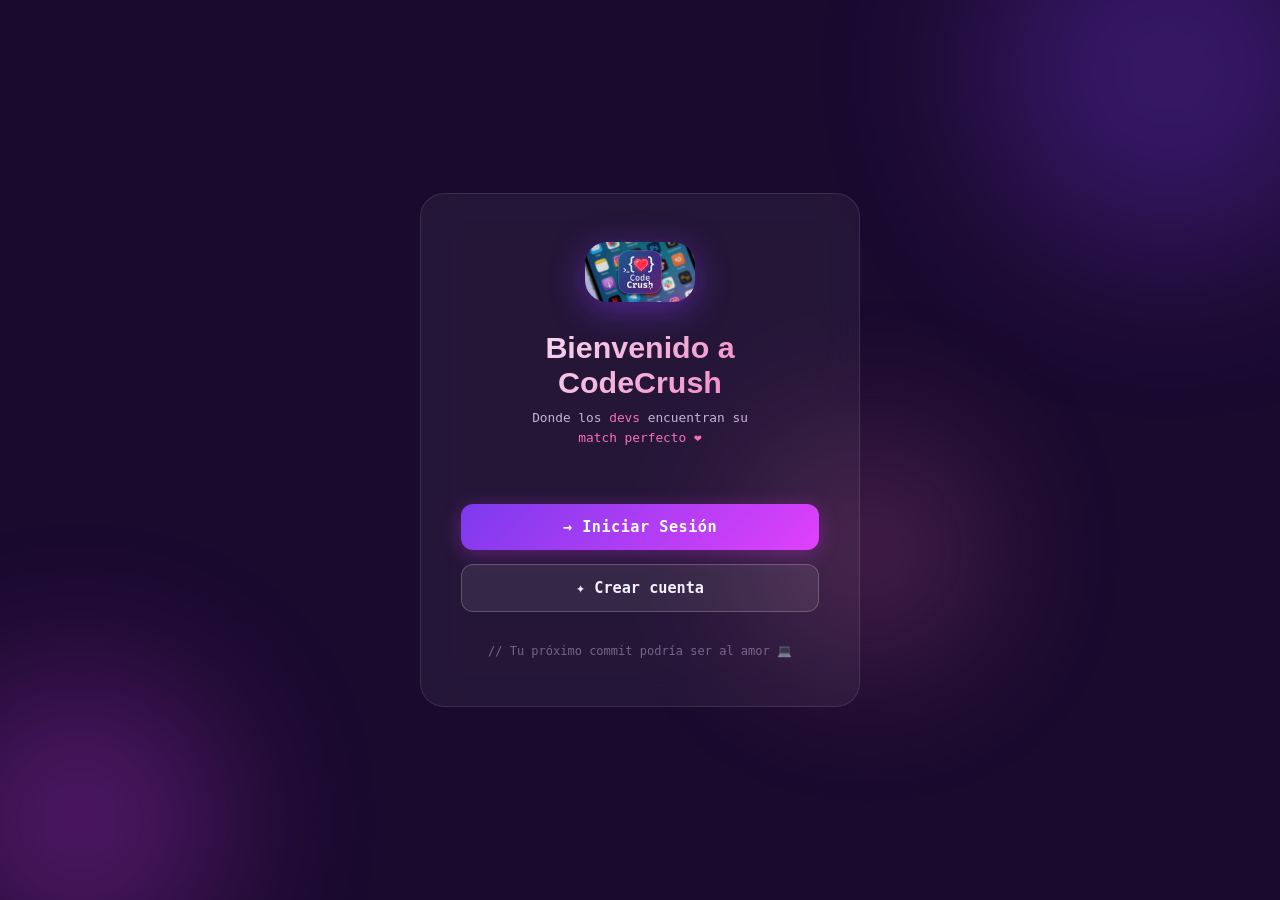
<file: src/main/java/com/example/FontEnd/index.html>
<!DOCTYPE html>
<html lang="es">
<head>
    <meta charset="UTF-8">
    <meta name="viewport" content="width=device-width, initial-scale=1.0">
    <title>CodeCrush – Encuentra tu match en código</title>
    <link rel="stylesheet" href="style.css">
</head>
<body>
 
    <div class="bg-blobs">
        <div class="blob blob-1"></div>
        <div class="blob blob-2"></div>
        <div class="blob blob-3"></div>
    </div>
 
    <div class="card index-card">
        <img src="LogoCodeCrush.jpeg" alt="Logo CodeCrush" class="logo">
 
        <h1>Bienvenido a<br>CodeCrush</h1>
 
        <p class="subtitle">
            Donde los <span>devs</span> encuentran su<br>
            <span>match perfecto</span> <span class="heart">❤️</span>
        </p>
 
        <div class="btn-group">
            <a href="login.html" class="btn-primary">→ Iniciar Sesión</a>
            <a href="Registrer.html" class="btn-secondary">✦ Crear cuenta</a>
        </div>
 
        <p class="index-footer">// Tu próximo commit podría ser al amor 💻</p>
    </div>
 
</body>
</html>
</file>
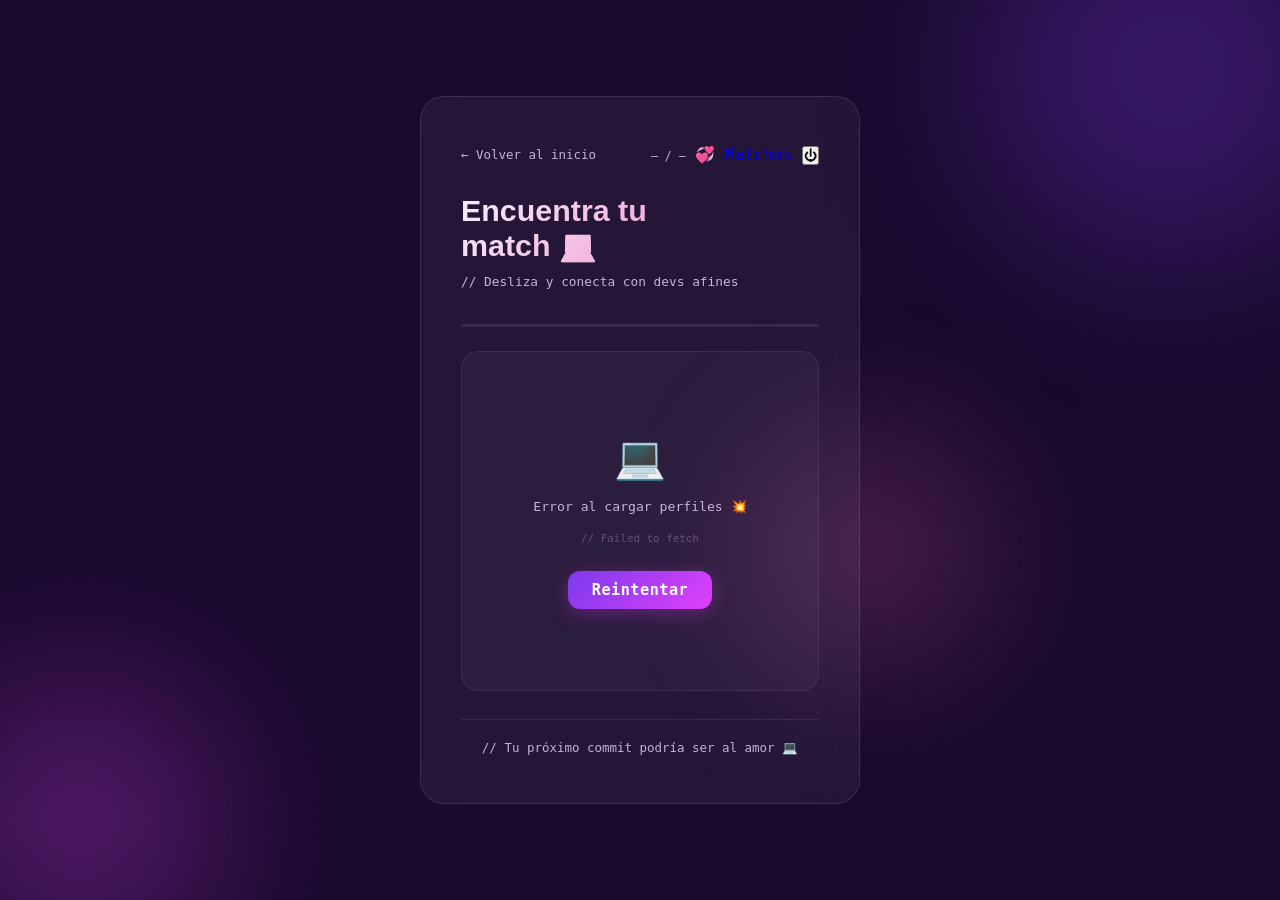
<file: src/main/java/com/example/FontEnd/Dashboard.html>
<!--<!DOCTYPE html>
<html lang="es">
<head>
    <meta charset="UTF-8">
    <meta name="viewport" content="width=device-width, initial-scale=1.0">
    <title>CodeCrush – Perfiles</title>
    <link rel="stylesheet" href="style.css">
    <link rel="stylesheet" href="DashboardStyle.css">
</head>
<body>
 
    <div class="bg-blobs">
        <div class="blob blob-1"></div>
        <div class="blob blob-2"></div>
        <div class="blob blob-3"></div>
    </div>
 
    <div class="card perfiles-card">
 
        <div class="perfiles-header">
            <a href="index.html" class="back-link">← Volver al inicio</a>
            <span id="counter" class="perfiles-counter">– / –</span>
        </div>
 
        <h1>Encuentra tu<br>match 💻</h1>
        <p class="subtitle">// Desliza y conecta con devs afines</p>
 
        <div class="progress-bar">
            <div class="progress-fill" id="progressFill" style="width:0%"></div>
        </div>
 
        <div id="mainArea">
            <div class="state-box">
                <div class="spinner"></div>
                <p>Cargando perfiles...</p>
            </div>
        </div>
 
        <div class="action-btns" id="actionBtns" style="display:none">
            <button class="btn-action btn-nope"  onclick="swipeCard('left')"  title="Pasar">✕</button>
            <button class="btn-action btn-like"  onclick="swipeCard('right')" title="Like">❤️</button>
            <button class="btn-action btn-skip"  onclick="swipeCard('up')"   title="Saltar">↺</button>
        </div>
 
        <hr class="divider">
 
        <p class="footer-text">// Tu próximo commit podría ser al amor 💻</p>
 
    </div>
 
    <div class="toast" id="toast"></div>
 
    <script src="Dashboardfuncion.js"></script>
 
</body>
</html>-->
<!DOCTYPE html>
<html lang="es">
<head>
    <meta charset="UTF-8">
    <meta name="viewport" content="width=device-width, initial-scale=1.0">
    <title>CodeCrush – Perfiles</title>
    <link rel="stylesheet" href="style.css">
    <link rel="stylesheet" href="DashboardStyle.css">
</head>
<body>
 
    <div class="bg-blobs">
        <div class="blob blob-1"></div>
        <div class="blob blob-2"></div>
        <div class="blob blob-3"></div>
    </div>
 
    <div class="card perfiles-card">
 
        <div class="perfiles-header">
            <a href="index.html" class="back-link">← Volver al inicio</a>
            <div class="header-actions">
                <span id="counter" class="perfiles-counter">– / –</span>
                <a href="Maches.html" class="btn-header btn-matches" title="Mis matches">💞 Matches</a>
                <button class="btn-header btn-logout" onclick="cerrarSesion()" title="Cerrar sesión">⏻</button>
            </div>
        </div>
 
        <h1>Encuentra tu<br>match 💻</h1>
        <p class="subtitle">// Desliza y conecta con devs afines</p>
 
        <div class="progress-bar">
            <div class="progress-fill" id="progressFill" style="width:0%"></div>
        </div>
 
        <div id="mainArea">
            <div class="state-box">
                <div class="spinner"></div>
                <p>Cargando perfiles...</p>
            </div>
        </div>
 
        <div class="action-btns" id="actionBtns" style="display:none">
            <button class="btn-action btn-nope"  onclick="swipeCard('left')"  title="Pasar">✕</button>
            <button class="btn-action btn-like"  onclick="swipeCard('right')" title="Like">❤️</button>
            <button class="btn-action btn-skip"  onclick="swipeCard('up')"   title="Saltar">↺</button>
        </div>
 
        <hr class="divider">
 
        <p class="footer-text">// Tu próximo commit podría ser al amor 💻</p>
 
    </div>
 
    <div class="toast" id="toast"></div>
 
    <script src="Dashboardfuncion.js"></script>
    <script>
        function cerrarSesion() {
            sessionStorage.clear();
            window.location.href = 'login.html';
        }
    </script>
 
</body>
</html>
</file>
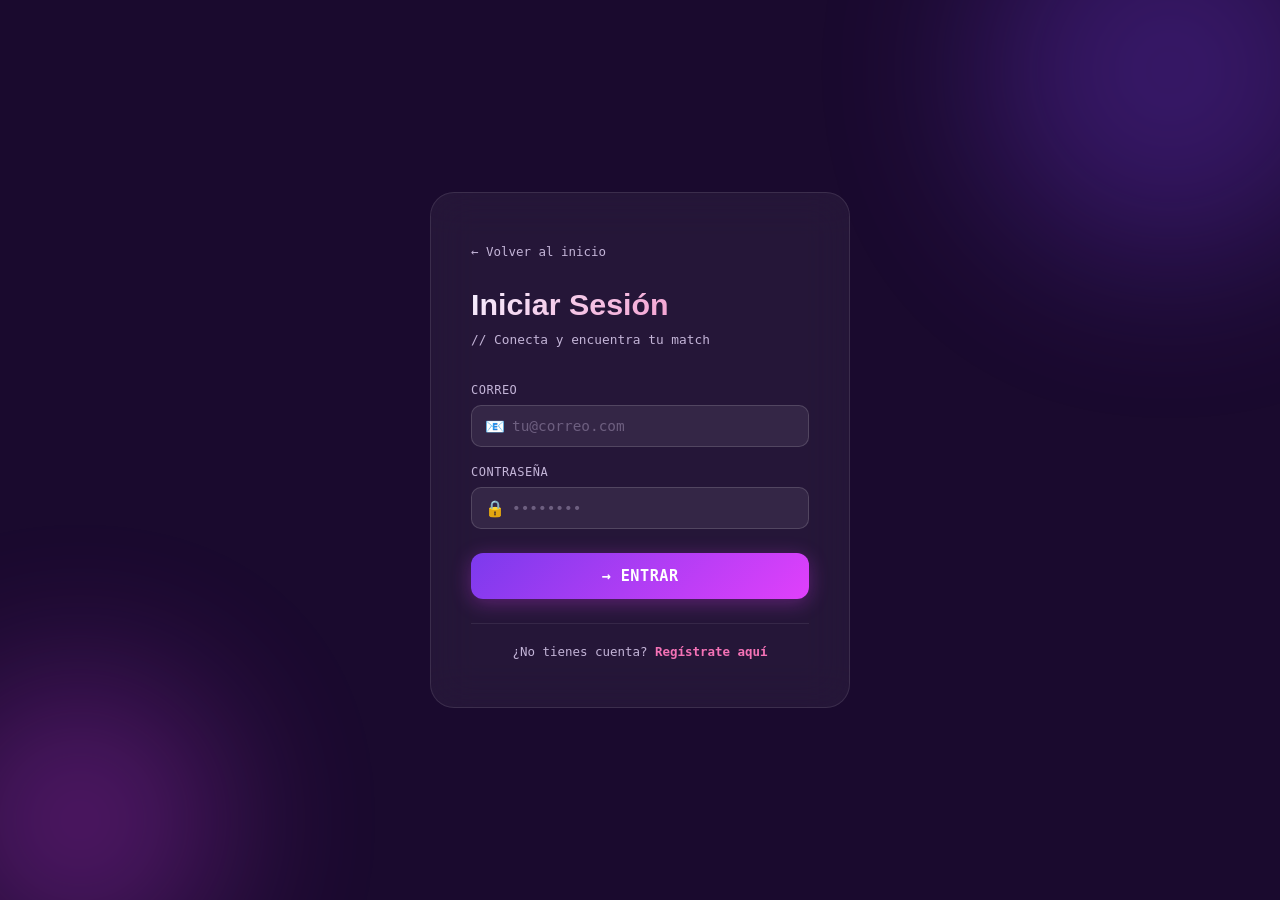
<file: src/main/java/com/example/FontEnd/login.html>
<!DOCTYPE html>
<html lang="es">
<head>
    <meta charset="UTF-8">
    <meta name="viewport" content="width=device-width, initial-scale=1.0">
    <title>CodeCrush – Iniciar Sesión</title>
    <link rel="stylesheet" href="style.css">
</head>
<body>
 
    <div class="bg-blobs">
        <div class="blob blob-1"></div>
        <div class="blob blob-2"></div>
    </div>
 
    <div class="card">
 
        <a href="index.html" class="back-link">← Volver al inicio</a>
 
        <h1>Iniciar Sesión</h1>
        <p class="subtitle">// Conecta y encuentra tu match</p>
 
        <form id="formLogin" action="" method="post">
 
            <div class="field">
                <label for="usuario">CORREO</label>
                    <div class="input-wrap">
                        <span class="input-icon">📧</span>
                        <input type="email" id="usuario" name="usuario" 
                            placeholder="tu@correo.com" required>
                    </div>
            </div>
 
            <div class="field">
                <label for="password">CONTRASEÑA</label>
                <div class="input-wrap">
                    <span class="input-icon">🔒</span>
                    <input type="password" id="password" name="password" placeholder="••••••••" required>
                </div>
            </div>
 
            <button type="submit" class="btn-primary">→ ENTRAR</button>
 
        </form>
 
        <hr class="divider">
 
        <p class="footer-text">
            ¿No tienes cuenta? <a href="Registrer.html">Regístrate aquí</a>
        </p>
        
         <script src="Formlogin.js"></script>
    </div>
 
</body>
</html>
</file>
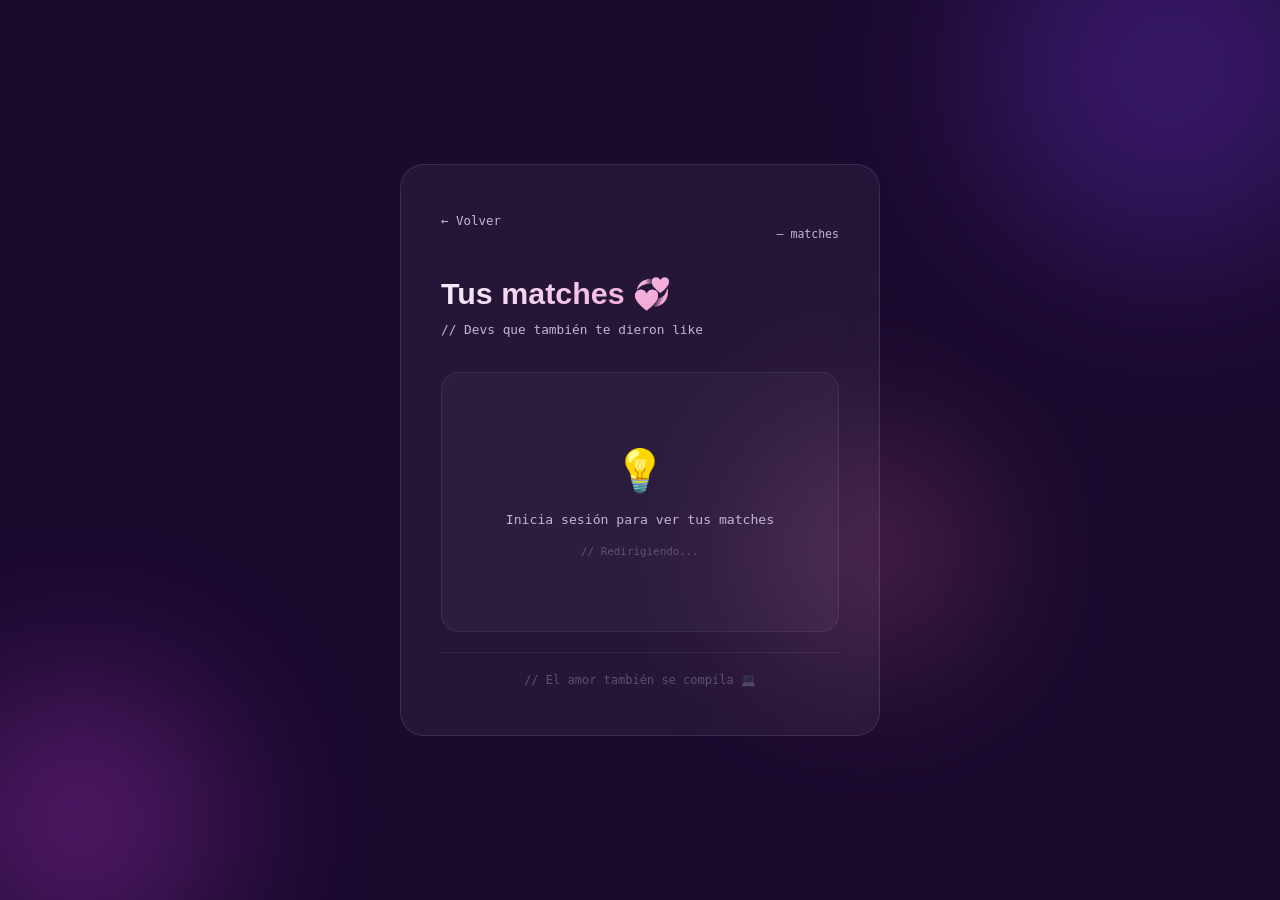
<file: src/main/java/com/example/FontEnd/Maches.html>
<!DOCTYPE html>
<html lang="es">
<head>
    <meta charset="UTF-8">
    <meta name="viewport" content="width=device-width, initial-scale=1.0">
    <title>CodeCrush – Mis Matches</title>
    <link rel="stylesheet" href="style.css">
    <link rel="stylesheet" href="MatchesStyle.css">
</head>
<body>
 
    <div class="bg-blobs">
        <div class="blob blob-1"></div>
        <div class="blob blob-2"></div>
        <div class="blob blob-3"></div>
    </div>
 
    <div class="card matches-card">
 
        <div class="matches-header">
            <a href="Dashboard.html" class="back-link">← Volver</a>
            <span id="matchCount" class="matches-counter">– matches</span>
        </div>
 
        <h1>Tus matches 💞</h1>
        <p class="subtitle">// Devs que también te dieron like</p>
 
        <div id="matchesArea">
            <div class="state-box">
                <div class="spinner"></div>
                <p>Cargando matches...</p>
            </div>
        </div>
 
        <hr class="divider">
        <p class="footer-text">// El amor también se compila 💻</p>
 
    </div>
 
    <script src="Machesfuncion.js"></script>
</body>
</html>
</file>
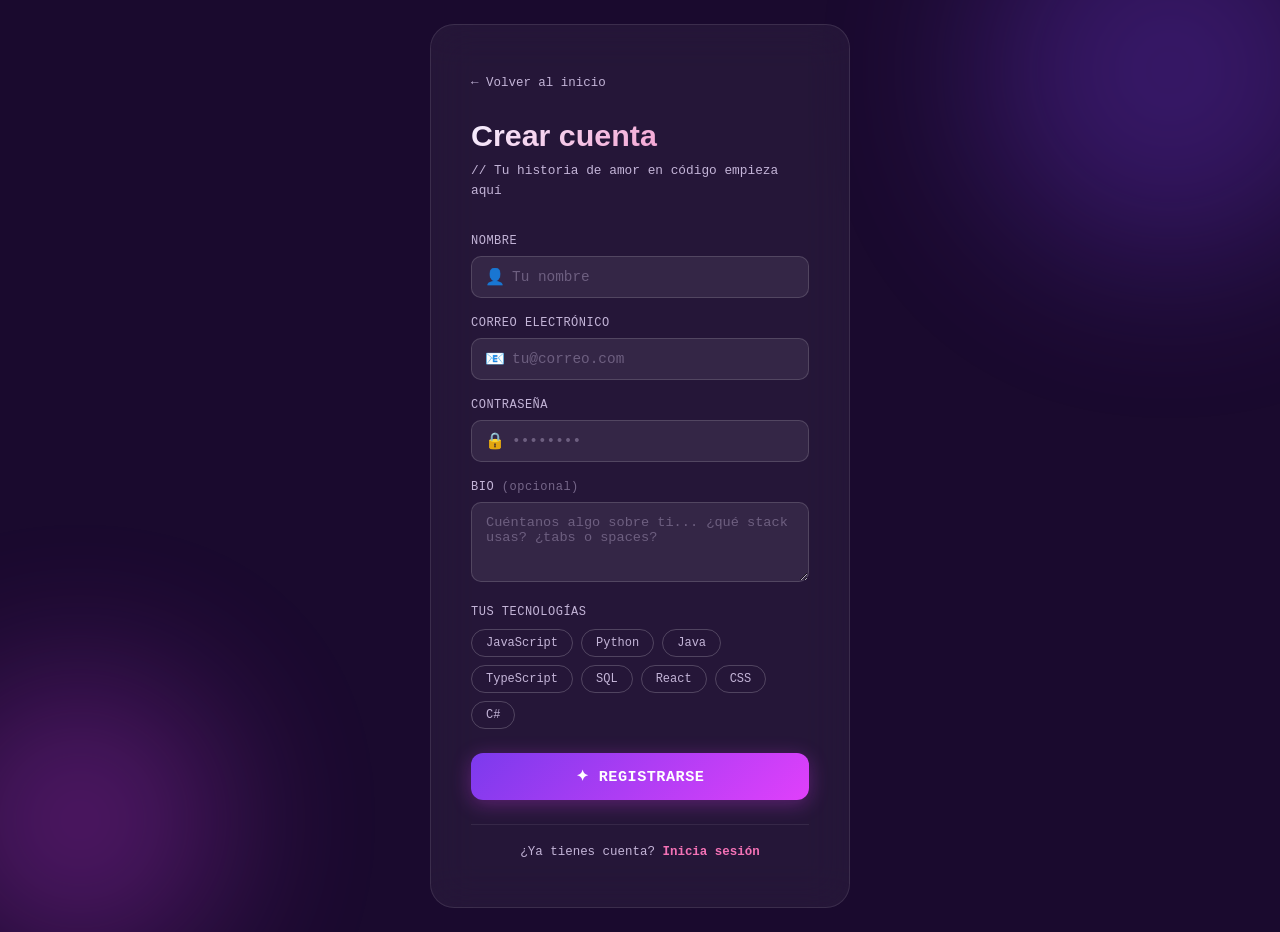
<file: src/main/java/com/example/FontEnd/Registrer.html>
<!DOCTYPE html>
<html lang="es">
<head>
    <meta charset="UTF-8">
    <meta name="viewport" content="width=device-width, initial-scale=1.0">
    <title>CodeCrush – Registro</title>
    <link rel="stylesheet" href="style.css">
</head>
<body>
 
    <div class="bg-blobs">
        <div class="blob blob-1"></div>
        <div class="blob blob-2"></div>
    </div>
 
    <div class="card">
 
        <a href="index.html" class="back-link">← Volver al inicio</a>
 
        <h1>Crear cuenta</h1>
        <p class="subtitle">// Tu historia de amor en código empieza aquí</p>
 
        <form id="FormRegistrer" action="#" method="POST">
 
            <div class="field">
                <label for="nombre">NOMBRE</label>
                <div class="input-wrap">
                    <span class="input-icon">👤</span>
                    <input type="text" id="nombre" name="nombre" placeholder="Tu nombre" required>
                </div>
            </div>
 
            <div class="field">
                <label for="correo">CORREO ELECTRÓNICO</label>
                <div class="input-wrap">
                    <span class="input-icon">📧</span>
                    <input type="email" id="correo" name="correo" placeholder="tu@correo.com" required>
                </div>
            </div>
 
            <div class="field">
                <label for="password">CONTRASEÑA</label>
                <div class="input-wrap">
                    <span class="input-icon">🔒</span>
                    <input type="password" id="password" name="password" placeholder="••••••••" required>
                </div>
            </div>
 
            <div class="field">
                <label for="bio">BIO <span style="opacity:0.5;">(opcional)</span></label>
                <textarea id="bio" name="bio" placeholder="Cuéntanos algo sobre ti... ¿qué stack usas? ¿tabs o spaces?"></textarea>
            </div>
 
            <span class="chips-label">TUS TECNOLOGÍAS</span>
            <div class="chips">
                <input type="checkbox" id="js"     name="techs" value="js">     <label for="js">JavaScript</label>
                <input type="checkbox" id="py"     name="techs" value="py">     <label for="py">Python</label>
                <input type="checkbox" id="java"   name="techs" value="java">   <label for="java">Java</label>
                <input type="checkbox" id="ts"     name="techs" value="ts">     <label for="ts">TypeScript</label>
                <input type="checkbox" id="sql"    name="techs" value="sql">    <label for="sql">SQL</label>
                <input type="checkbox" id="react"  name="techs" value="react">  <label for="react">React</label>
                <input type="checkbox" id="css"    name="techs" value="css">    <label for="css">CSS</label>
                <input type="checkbox" id="csharp" name="techs" value="csharp"> <label for="csharp">C#</label>
            </div>
 
            <button type="submit" class="btn-primary">✦ REGISTRARSE</button>
 
        </form>
 
        <hr class="divider">
 
        <p class="footer-text">
            ¿Ya tienes cuenta? <a href="login.html">Inicia sesión</a>
        </p>
    </div>
    <script src="Formregistrer.js"></script>
</body>
</html>
</file>
<file: src/main/java/com/example/FontEnd/style.css>
:root {
    --purple-dark:   #1a0a2e;
    --purple-accent: #7c3aed;
    --pink:          #e040fb;
    --pink-soft:     #f472b6;
    --white:         #f5f0ff;
    --gray:          #c4b5d8;
}
 

* { margin: 0; padding: 0; box-sizing: border-box; }
 

body {
    font-family: 'Space Mono', monospace;
    background-color: var(--purple-dark);
    color: var(--white);
    min-height: 100vh;
    display: flex;
    align-items: center;
    justify-content: center;
    padding: 24px;
    position: relative;
    overflow: hidden;
}

.bg-blobs {
    position: fixed;
    inset: 0;
    z-index: 0;
    pointer-events: none;
}
 
.blob {
    position: absolute;
    border-radius: 50%;
    filter: blur(85px);
    opacity: 0.3;
    animation: float 9s ease-in-out infinite;
}
 
.blob-1 { width: 380px; height: 380px; background: var(--purple-accent); top: -120px; right: -80px; animation-delay: 0s; }
.blob-2 { width: 280px; height: 280px; background: var(--pink);          bottom: -60px; left: -60px; animation-delay: 3s; }
.blob-3 { width: 200px; height: 200px; background: var(--pink-soft);     top: 50%; left: 60%;       animation-delay: 5s; }
 
@keyframes float {
    0%, 100% { transform: translateY(0) scale(1); }
    50%       { transform: translateY(-25px) scale(1.04); }
}
 

.card {
    position: relative;
    z-index: 1;
    background: rgba(255, 255, 255, 0.05);
    backdrop-filter: blur(20px);
    border: 1px solid rgba(255, 255, 255, 0.1);
    border-radius: 24px;
    padding: 48px 40px;
    width: 100%;
    max-width: 420px;
    animation: slideUp 0.6s ease both;
}
 
@keyframes slideUp {
    from { opacity: 0; transform: translateY(30px); }
    to   { opacity: 1; transform: translateY(0); }
}
 

h1 {
    font-family: 'Syne', sans-serif;
    font-size: 1.9rem;
    font-weight: 800;
    background: linear-gradient(135deg, var(--white), var(--pink-soft));
    -webkit-background-clip: text;
    -webkit-text-fill-color: transparent;
    background-clip: text;
    margin-bottom: 8px;
}
 
.subtitle {
    color: var(--gray);
    font-size: 0.8rem;
    margin-bottom: 32px;
    line-height: 1.6;
}
 
.subtitle span { color: var(--pink-soft); }
 

.field { margin-bottom: 18px; }
 
label {
    display: block;
    font-size: 0.75rem;
    color: var(--gray);
    margin-bottom: 8px;
    letter-spacing: 0.5px;
}
 
.input-wrap { position: relative; }
 
.input-icon {
    position: absolute;
    left: 14px;
    top: 50%;
    transform: translateY(-50%);
    font-size: 1rem;
    pointer-events: none;
}
 
input[type="text"],
input[type="email"],
input[type="password"] {
    width: 100%;
    padding: 12px 14px 12px 40px;
    background: rgba(255, 255, 255, 0.07);
    border: 1px solid rgba(255, 255, 255, 0.15);
    border-radius: 10px;
    color: var(--white);
    font-family: 'Space Mono', monospace;
    font-size: 0.9rem;
    transition: border-color 0.2s, background 0.2s;
    outline: none;
}
 
input::placeholder { color: rgba(196, 181, 216, 0.4); }
 
input:focus {
    border-color: var(--purple-accent);
    background: rgba(124, 58, 237, 0.1);
}
 
textarea {
    width: 100%;
    padding: 12px 14px;
    background: rgba(255, 255, 255, 0.07);
    border: 1px solid rgba(255, 255, 255, 0.15);
    border-radius: 10px;
    color: var(--white);
    font-family: 'Space Mono', monospace;
    font-size: 0.85rem;
    resize: vertical;
    min-height: 80px;
    transition: border-color 0.2s, background 0.2s;
    outline: none;
}
 
textarea::placeholder { color: rgba(196, 181, 216, 0.4); }
 
textarea:focus {
    border-color: var(--pink);
    background: rgba(224, 64, 251, 0.08);
}

.btn-primary {
    display: block;
    width: 100%;
    padding: 14px;
    margin-top: 24px;
    background: linear-gradient(135deg, var(--purple-accent), var(--pink));
    color: #fff;
    border: none;
    border-radius: 12px;
    font-family: 'Space Mono', monospace;
    font-size: 0.95rem;
    font-weight: 700;
    cursor: pointer;
    letter-spacing: 0.5px;
    text-decoration: none;
    text-align: center;
    box-shadow: 0 4px 20px rgba(224, 64, 251, 0.3);
    transition: transform 0.2s, box-shadow 0.2s;
}
 
.btn-primary:hover {
    transform: translateY(-2px);
    box-shadow: 0 8px 28px rgba(224, 64, 251, 0.5);
}
 
.btn-secondary {
    display: block;
    width: 100%;
    padding: 14px;
    margin-top: 0;
    background: rgba(255, 255, 255, 0.08);
    color: var(--white);
    border: 1px solid rgba(255, 255, 255, 0.2);
    border-radius: 12px;
    font-family: 'Space Mono', monospace;
    font-size: 0.95rem;
    font-weight: 700;
    cursor: pointer;
    text-decoration: none;
    text-align: center;
    transition: background 0.2s, transform 0.2s;
}
 
.btn-secondary:hover {
    background: rgba(255, 255, 255, 0.14);
    transform: translateY(-2px);
}
 

.back-link {
    display: inline-flex;
    align-items: center;
    gap: 6px;
    color: var(--gray);
    text-decoration: none;
    font-size: 0.78rem;
    margin-bottom: 28px;
    transition: color 0.2s;
}
 
.back-link:hover { color: var(--white); }
 

.divider {
    border: none;
    border-top: 1px solid rgba(255, 255, 255, 0.08);
    margin: 24px 0 0;
}
 

.footer-text {
    text-align: center;
    font-size: 0.78rem;
    color: var(--gray);
    margin-top: 20px;
}
 
.footer-text a {
    color: var(--pink-soft);
    text-decoration: none;
    font-weight: 700;
}
 
.footer-text a:hover { text-decoration: underline; }
 

.chips-label {
    display: block;
    font-size: 0.75rem;
    color: var(--gray);
    margin-bottom: 10px;
    letter-spacing: 0.5px;
}
 
.chips {
    display: flex;
    flex-wrap: wrap;
    gap: 8px;
    margin-bottom: 18px;
}
 
.chips input[type="checkbox"] { display: none; }
 
.chips label {
    display: inline-block;
    padding: 6px 14px;
    border-radius: 999px;
    border: 1px solid rgba(255, 255, 255, 0.2);
    font-size: 0.75rem;
    color: var(--gray);
    cursor: pointer;
    transition: all 0.2s;
    margin: 0;
    letter-spacing: 0;
}
 
.chips input[type="checkbox"]:checked + label {
    background: linear-gradient(135deg, var(--purple-accent), var(--pink));
    border-color: transparent;
    color: #fff;
}
 
.chips label:hover {
    border-color: var(--pink-soft);
    color: var(--white);
}
 
.logo {
    width: 110px;
    border-radius: 22px;
    margin-bottom: 24px;
    box-shadow: 0 8px 32px rgba(124, 58, 237, 0.5);
}
 
.btn-group {
    display: flex;
    flex-direction: column;
    gap: 14px;
}
 
.heart {
    display: inline-block;
    animation: pulse 1.2s ease-in-out infinite;
}
 
@keyframes pulse {
    0%, 100% { transform: scale(1); }
    50%       { transform: scale(1.3); }
}
 
.index-card {
    text-align: center;
    max-width: 440px;
}
 
.index-footer {
    margin-top: 32px;
    font-size: 0.75rem;
    color: rgba(196, 181, 216, 0.5);
}
</file>
<file: src/main/java/com/example/FontEnd/DashboardStyle.css>
/*.perfiles-card {
    max-width: 440px;
}
 
.perfiles-header {
    display: flex;
    justify-content: space-between;
    align-items: center;
    margin-bottom: 28px;
}
 
.perfiles-header .back-link {
    margin-bottom: 0;
}
 
.perfiles-counter {
    font-size: 0.72rem;
    color: var(--gray);
}
 

 
.progress-bar {
    width: 100%;
    height: 3px;
    background: rgba(255, 255, 255, 0.08);
    border-radius: 999px;
    overflow: hidden;
    margin-bottom: 24px;
}
 
.progress-fill {
    height: 100%;
    background: linear-gradient(90deg, var(--purple-accent), var(--pink));
    border-radius: 999px;
    transition: width 0.4s ease;
}
 

 
#mainArea {
    width: 100%;
}
 
.card-stack {
    position: relative;
    width: 100%;
    height: 340px;
    margin-bottom: 28px;
}
 
.profile-card {
    position: absolute;
    inset: 0;
    background: rgba(255, 255, 255, 0.06);
    backdrop-filter: blur(16px);
    border: 1px solid rgba(255, 255, 255, 0.12);
    border-radius: 18px;
    padding: 28px 26px 22px;
    display: flex;
    flex-direction: column;
    justify-content: space-between;
    cursor: grab;
    user-select: none;
    will-change: transform;
    animation: slideUp 0.5s ease both;
}
 
.profile-card:active {
    cursor: grabbing;
}
 
.profile-card.behind-1 {
    transform: scale(0.95) translateY(12px);
    z-index: 1;
    opacity: 0.6;
    pointer-events: none;
    animation: none;
}
 
.profile-card.behind-2 {
    transform: scale(0.90) translateY(24px);
    z-index: 0;
    opacity: 0.3;
    pointer-events: none;
    animation: none;
}
 
.profile-card.active {
    z-index: 2;
}
 

 
.stamp-like,
.stamp-nope {
    position: absolute;
    top: 22px;
    font-family: 'Syne', sans-serif;
    font-size: 1.1rem;
    font-weight: 800;
    border-radius: 8px;
    padding: 4px 12px;
    opacity: 0;
    transition: opacity 0.1s;
    pointer-events: none;
    letter-spacing: 1px;
}
 
.stamp-like {
    left: 22px;
    color: #4ade80;
    border: 2px solid #4ade80;
    transform: rotate(-10deg);
}
 
.stamp-nope {
    right: 22px;
    color: #f87171;
    border: 2px solid #f87171;
    transform: rotate(10deg);
}
 

 
.profile-avatar {
    width: 56px;
    height: 56px;
    border-radius: 50%;
    display: flex;
    align-items: center;
    justify-content: center;
    font-size: 1.6rem;
    margin-bottom: 12px;
    box-shadow: 0 4px 20px rgba(124, 58, 237, 0.4);
    flex-shrink: 0;
}
 
.profile-name {
    font-family: 'Syne', sans-serif;
    font-size: 1.5rem;
    font-weight: 800;
    background: linear-gradient(135deg, var(--white), var(--pink-soft));
    -webkit-background-clip: text;
    -webkit-text-fill-color: transparent;
    background-clip: text;
    margin-bottom: 4px;
}
 
.profile-handle {
    font-size: 0.72rem;
    color: var(--gray);
    margin-bottom: 16px;
}
 
.profile-footer {
    font-size: 0.68rem;
    color: rgba(196, 181, 216, 0.3);
    text-align: right;
}
 
 
.action-btns {
    display: flex;
    gap: 20px;
    align-items: center;
    justify-content: center;
    margin-bottom: 0;
}
 
.btn-action {
    width: 56px;
    height: 56px;
    border-radius: 50%;
    border: none;
    display: flex;
    align-items: center;
    justify-content: center;
    font-size: 1.3rem;
    cursor: pointer;
    transition: transform 0.2s, box-shadow 0.2s;
}
 
.btn-nope {
    background: rgba(248, 113, 113, 0.12);
    border: 2px solid rgba(248, 113, 113, 0.35);
}
 
.btn-nope:hover {
    transform: scale(1.1);
    box-shadow: 0 4px 18px rgba(248, 113, 113, 0.25);
}
 
.btn-like {
    width: 66px;
    height: 66px;
    background: linear-gradient(135deg, var(--purple-accent), var(--pink));
    box-shadow: 0 4px 20px rgba(224, 64, 251, 0.3);
}
 
.btn-like:hover {
    transform: scale(1.1);
    box-shadow: 0 8px 28px rgba(224, 64, 251, 0.5);
}
 
.btn-skip {
    background: rgba(255, 255, 255, 0.06);
    border: 2px solid rgba(255, 255, 255, 0.12);
}
 
.btn-skip:hover {
    transform: scale(1.1);
    background: rgba(255, 255, 255, 0.1);
}
 

 
.state-box {
    display: flex;
    flex-direction: column;
    align-items: center;
    justify-content: center;
    gap: 14px;
    height: 340px;
    width: 100%;
    background: rgba(255, 255, 255, 0.03);
    border: 1px solid rgba(255, 255, 255, 0.07);
    border-radius: 18px;
    text-align: center;
    padding: 32px;
    margin-bottom: 28px;
}
 
.state-icon {
    font-size: 2.6rem;
}
 
.state-box p {
    color: var(--gray);
    font-size: 0.82rem;
    line-height: 1.7;
}
 
.state-box small {
    color: rgba(196, 181, 216, 0.35);
    font-size: 0.68rem;
}
 
.spinner {
    width: 34px;
    height: 34px;
    border: 3px solid rgba(255, 255, 255, 0.1);
    border-top-color: var(--pink);
    border-radius: 50%;
    animation: spin 0.8s linear infinite;
}
 
@keyframes spin {
    to { transform: rotate(360deg); }
}

 
.toast {
    position: fixed;
    bottom: 28px;
    left: 50%;
    transform: translateX(-50%) translateY(80px);
    background: rgba(26, 10, 46, 0.95);
    border: 1px solid rgba(255, 255, 255, 0.12);
    border-radius: 12px;
    padding: 10px 20px;
    font-size: 0.78rem;
    color: var(--white);
    z-index: 100;
    transition: transform 0.3s ease;
    pointer-events: none;
    white-space: nowrap;
}
 
.toast.show {
    transform: translateX(-50%) translateY(0);
}*/
.perfiles-card {
    max-width: 440px;
}
 
.perfiles-header {
    display: flex;
    justify-content: space-between;
    align-items: center;
    margin-bottom: 28px;
}
 
.perfiles-header .back-link {
    margin-bottom: 0;
}
 
.perfiles-counter {
    font-size: 0.72rem;
    color: var(--gray);
}
 
/* ── Progress bar ── */
 
.progress-bar {
    width: 100%;
    height: 3px;
    background: rgba(255, 255, 255, 0.08);
    border-radius: 999px;
    overflow: hidden;
    margin-bottom: 24px;
}
 
.progress-fill {
    height: 100%;
    background: linear-gradient(90deg, var(--purple-accent), var(--pink));
    border-radius: 999px;
    transition: width 0.4s ease;
}
 
/* ── Card stack ── */
 
#mainArea {
    width: 100%;
}
 
.card-stack {
    position: relative;
    width: 100%;
    height: 340px;
    margin-bottom: 28px;
}
 
.profile-card {
    position: absolute;
    inset: 0;
    background: rgba(255, 255, 255, 0.06);
    backdrop-filter: blur(16px);
    border: 1px solid rgba(255, 255, 255, 0.12);
    border-radius: 18px;
    padding: 28px 26px 22px;
    display: flex;
    flex-direction: column;
    justify-content: space-between;
    cursor: grab;
    user-select: none;
    will-change: transform;
    animation: slideUp 0.5s ease both;
}
 
.profile-card:active {
    cursor: grabbing;
}
 
.profile-card.behind-1 {
    transform: scale(0.95) translateY(14px);
    z-index: 5;
    opacity: 0.55;
    pointer-events: none;
    animation: none;
}
 
.profile-card.behind-2 {
    transform: scale(0.90) translateY(26px);
    z-index: 1;
    opacity: 0.25;
    pointer-events: none;
    animation: none;
}
 
.profile-card.active {
    z-index: 10;
}
 
/* ── Stamps like / nope ── */
 
.stamp-like,
.stamp-nope {
    position: absolute;
    top: 22px;
    font-family: 'Syne', sans-serif;
    font-size: 1.1rem;
    font-weight: 800;
    border-radius: 8px;
    padding: 4px 12px;
    opacity: 0;
    transition: opacity 0.1s;
    pointer-events: none;
    letter-spacing: 1px;
}
 
.stamp-like {
    left: 22px;
    color: #4ade80;
    border: 2px solid #4ade80;
    transform: rotate(-10deg);
}
 
.stamp-nope {
    right: 22px;
    color: #f87171;
    border: 2px solid #f87171;
    transform: rotate(10deg);
}
 
/* ── Contenido de la tarjeta ── */
 
.profile-avatar {
    width: 56px;
    height: 56px;
    border-radius: 50%;
    display: flex;
    align-items: center;
    justify-content: center;
    font-size: 1.6rem;
    margin-bottom: 12px;
    box-shadow: 0 4px 20px rgba(124, 58, 237, 0.4);
    flex-shrink: 0;
}
 
.profile-name {
    font-family: 'Syne', sans-serif;
    font-size: 1.5rem;
    font-weight: 800;
    background: linear-gradient(135deg, var(--white), var(--pink-soft));
    -webkit-background-clip: text;
    -webkit-text-fill-color: transparent;
    background-clip: text;
    margin-bottom: 4px;
}
 
.profile-handle {
    font-size: 0.72rem;
    color: var(--gray);
    margin-bottom: 16px;
}
 
.profile-footer {
    font-size: 0.68rem;
    color: rgba(196, 181, 216, 0.3);
    text-align: right;
}
 
/* ── Botones acción ── */
 
.action-btns {
    display: flex;
    gap: 20px;
    align-items: center;
    justify-content: center;
    margin-bottom: 0;
}
 
.btn-action {
    width: 56px;
    height: 56px;
    border-radius: 50%;
    border: none;
    display: flex;
    align-items: center;
    justify-content: center;
    font-size: 1.3rem;
    cursor: pointer;
    transition: transform 0.2s, box-shadow 0.2s;
}
 
.btn-nope {
    background: rgba(248, 113, 113, 0.12);
    border: 2px solid rgba(248, 113, 113, 0.35);
}
 
.btn-nope:hover {
    transform: scale(1.1);
    box-shadow: 0 4px 18px rgba(248, 113, 113, 0.25);
}
 
.btn-like {
    width: 66px;
    height: 66px;
    background: linear-gradient(135deg, var(--purple-accent), var(--pink));
    box-shadow: 0 4px 20px rgba(224, 64, 251, 0.3);
}
 
.btn-like:hover {
    transform: scale(1.1);
    box-shadow: 0 8px 28px rgba(224, 64, 251, 0.5);
}
 
.btn-skip {
    background: rgba(255, 255, 255, 0.06);
    border: 2px solid rgba(255, 255, 255, 0.12);
}
 
.btn-skip:hover {
    transform: scale(1.1);
    background: rgba(255, 255, 255, 0.1);
}
 
/* ── Estado vacío / carga ── */
 
.state-box {
    display: flex;
    flex-direction: column;
    align-items: center;
    justify-content: center;
    gap: 14px;
    height: 340px;
    width: 100%;
    background: rgba(255, 255, 255, 0.03);
    border: 1px solid rgba(255, 255, 255, 0.07);
    border-radius: 18px;
    text-align: center;
    padding: 32px;
    margin-bottom: 28px;
}
 
.state-icon {
    font-size: 2.6rem;
}
 
.state-box p {
    color: var(--gray);
    font-size: 0.82rem;
    line-height: 1.7;
}
 
.state-box small {
    color: rgba(196, 181, 216, 0.35);
    font-size: 0.68rem;
}
 
.spinner {
    width: 34px;
    height: 34px;
    border: 3px solid rgba(255, 255, 255, 0.1);
    border-top-color: var(--pink);
    border-radius: 50%;
    animation: spin 0.8s linear infinite;
}
 
@keyframes spin {
    to { transform: rotate(360deg); }
}
 
/* ── Toast ── */
 
.toast {
    position: fixed;
    bottom: 28px;
    left: 50%;
    transform: translateX(-50%) translateY(80px);
    background: rgba(26, 10, 46, 0.95);
    border: 1px solid rgba(255, 255, 255, 0.12);
    border-radius: 12px;
    padding: 10px 20px;
    font-size: 0.78rem;
    color: var(--white);
    z-index: 100;
    transition: transform 0.3s ease;
    pointer-events: none;
    white-space: nowrap;
}
 
.toast.show {
    transform: translateX(-50%) translateY(0);
}
</file>
<file: src/main/java/com/example/FontEnd/MatchesStyle.css>
/* ── Card principal ─────────────────────────────────── */
.matches-card {
    max-width: 480px;
}
 
.matches-header {
    display: flex;
    justify-content: space-between;
    align-items: center;
    margin-bottom: 20px;
}
 
.matches-counter {
    font-size: 0.72rem;
    color: var(--gray);
    font-family: monospace;
}
 
/* ── Grid de matches ────────────────────────────────── */
#matchesArea {
    width: 100%;
    margin-top: 20px;
}
 
.matches-grid {
    display: flex;
    flex-direction: column;
    gap: 14px;
    margin-bottom: 12px;
}
 
/* ── Tarjeta de match ───────────────────────────────── */
.match-card {
    display: flex;
    align-items: center;
    gap: 16px;
    background: rgba(255,255,255,0.05);
    border: 1px solid rgba(255,255,255,0.10);
    border-radius: 16px;
    padding: 16px 18px;
    transition: border-color 0.2s, transform 0.2s;
    cursor: default;
}
 
.match-card:hover {
    border-color: rgba(224,64,251,0.4);
    transform: translateY(-2px);
}
 
/* ── Avatar ─────────────────────────────────────────── */
.match-avatar {
    width: 54px;
    height: 54px;
    border-radius: 50%;
    display: flex;
    align-items: center;
    justify-content: center;
    font-size: 1.5rem;
    flex-shrink: 0;
    box-shadow: 0 4px 16px rgba(124,58,237,0.35);
}
 
/* ── Info ───────────────────────────────────────────── */
.match-info {
    flex: 1;
    min-width: 0;
}
 
.match-name {
    font-size: 1rem;
    font-weight: 700;
    color: #fff;
    margin-bottom: 2px;
    white-space: nowrap;
    overflow: hidden;
    text-overflow: ellipsis;
}
 
.match-handle {
    font-size: 0.7rem;
    color: rgba(255,255,255,0.35);
    font-family: monospace;
    margin-bottom: 8px;
}
 
.match-bio {
    font-size: 0.76rem;
    color: rgba(255,255,255,0.5);
    line-height: 1.5;
    margin-bottom: 8px;
    display: -webkit-box;
    -webkit-line-clamp: 2;
    -webkit-box-orient: vertical;
    overflow: hidden;
}
 
/* ── Chips de tecnologías ───────────────────────────── */
.match-techs {
    display: flex;
    flex-wrap: wrap;
    gap: 5px;
}
 
.match-tech-chip {
    font-size: 0.62rem;
    padding: 2px 9px;
    border-radius: 999px;
    background: rgba(124,58,237,0.18);
    border: 1px solid rgba(124,58,237,0.35);
    color: #c4b5f8;
    letter-spacing: 0.4px;
}
 
/* ── Fecha del match ────────────────────────────────── */
.match-date {
    font-size: 0.65rem;
    color: rgba(255,255,255,0.2);
    font-family: monospace;
    white-space: nowrap;
    align-self: flex-start;
    margin-top: 2px;
}
 
/* ── Estado vacío / carga ───────────────────────────── */
.state-box {
    display: flex;
    flex-direction: column;
    align-items: center;
    justify-content: center;
    gap: 14px;
    min-height: 260px;
    width: 100%;
    background: rgba(255,255,255,0.03);
    border: 1px solid rgba(255,255,255,0.07);
    border-radius: 18px;
    text-align: center;
    padding: 32px;
}
 
.state-icon { font-size: 2.6rem; }
 
.state-box p {
    color: var(--gray);
    font-size: 0.82rem;
    line-height: 1.7;
}
 
.state-box small {
    color: rgba(196,181,216,0.35);
    font-size: 0.68rem;
}
 
.spinner {
    width: 34px;
    height: 34px;
    border: 3px solid rgba(255,255,255,0.1);
    border-top-color: var(--pink, #e040fb);
    border-radius: 50%;
    animation: spin 0.8s linear infinite;
}
 
@keyframes spin { to { transform: rotate(360deg); } }
 
/* ── Divider y footer ───────────────────────────────── */
.divider {
    border: none;
    border-top: 1px solid rgba(255,255,255,0.07);
    margin: 20px 0;
}
 
.footer-text {
    font-size: 0.75rem;
    color: rgba(255,255,255,0.25);
    font-family: monospace;
    text-align: center;
}
</file>
